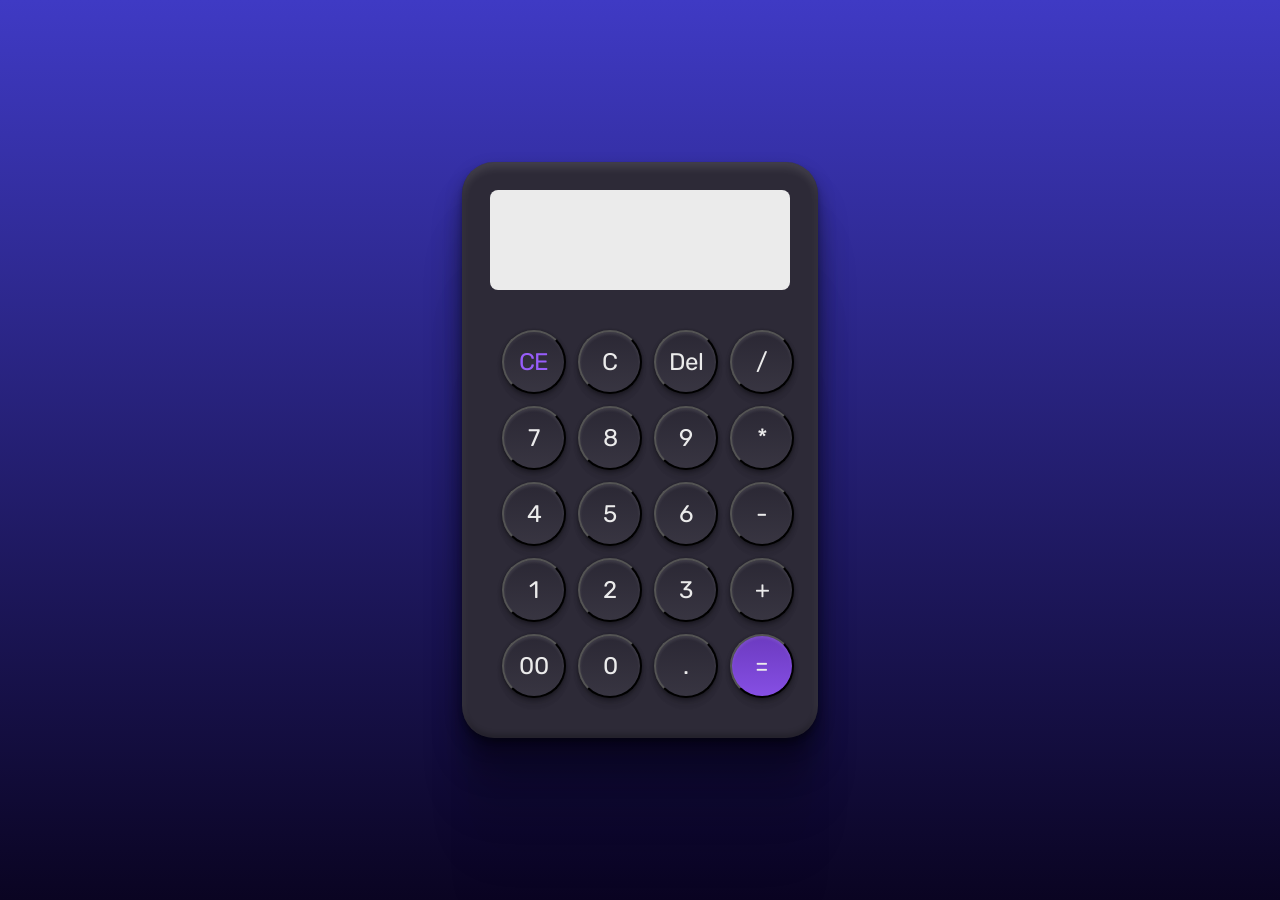
<file: Calculadora/index.html>
<!DOCTYPE html>
<html lang="pt-br">
	<head>
		<link rel="preconnect" href="https://fonts.googleapis.com" />
		<link rel="preconnect" href="https://fonts.gstatic.com" crossorigin />
		<link
			href="https://fonts.googleapis.com/css2?family=Rubik&display=swap"
			rel="stylesheet"
		/>
		<meta charset="UTF-8" />
		<meta http-equiv="X-UA-Compatible" content="IE=edge" />
		<meta name="viewport" content="width=device-width, initial-scale=1.0" />
		<title>Calculadora</title>
		<link rel="stylesheet" href="./style.css" />
	</head>
	<body>
		<div id="calc">
			<div id="display">
				<div id="previous_operation"></div>
				<div id="current_operation"></div>
			</div>

			<div id="buttons_container">
				<button class="secondary">CE</button>
				<button>C</button>
				<button>Del</button>
				<button>/</button>
				<button class="number">7</button>
				<button class="number">8</button>
				<button class="number">9</button>
				<button>*</button>
				<button class="number">4</button>
				<button class="number">5</button>
				<button class="number">6</button>
				<button>-</button>
				<button class="number">1</button>
				<button class="number">2</button>
				<button class="number">3</button>
				<button>+</button>
				<button class="number">00</button>
				<button class="number">0</button>
				<button class="number">.</button>
				<button id="equal-btn">=</button>
			</div>
		</div>

		<script src="./script.js"></script>
	</body>
</html>
</file>
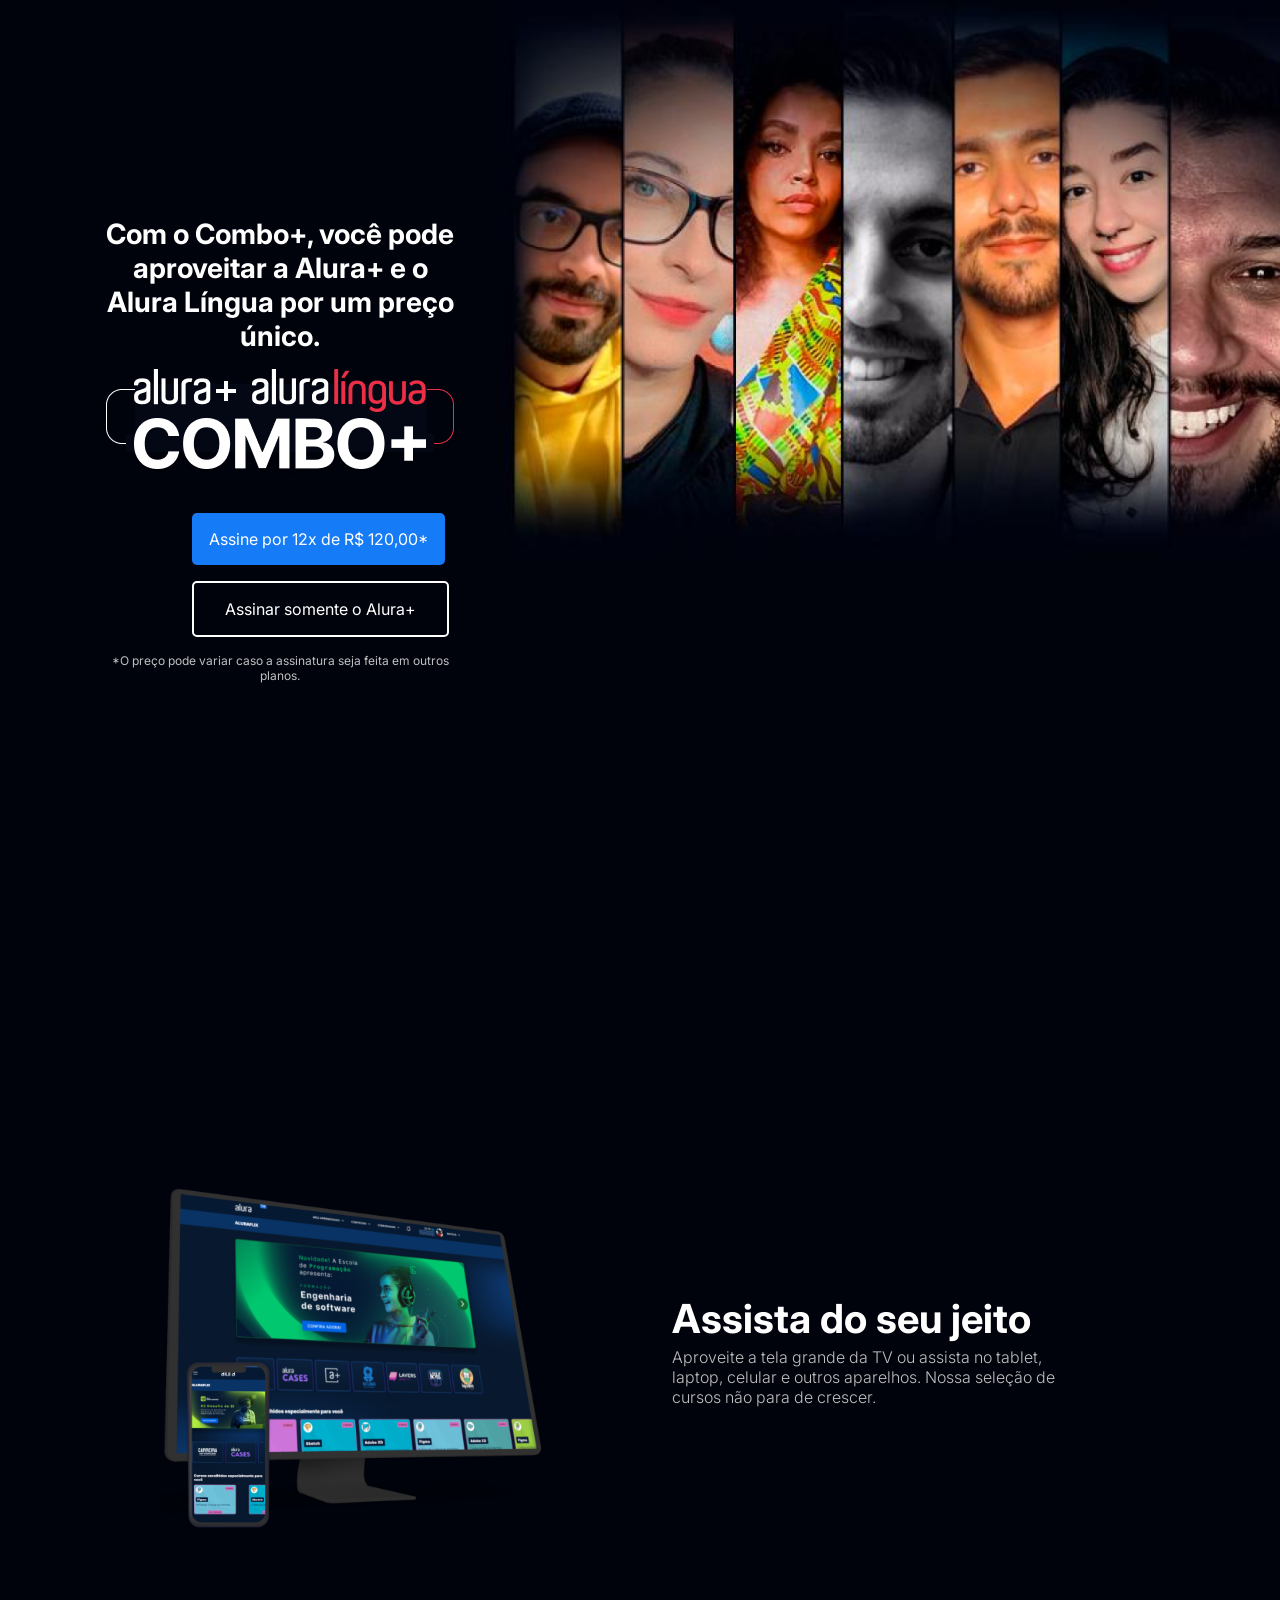
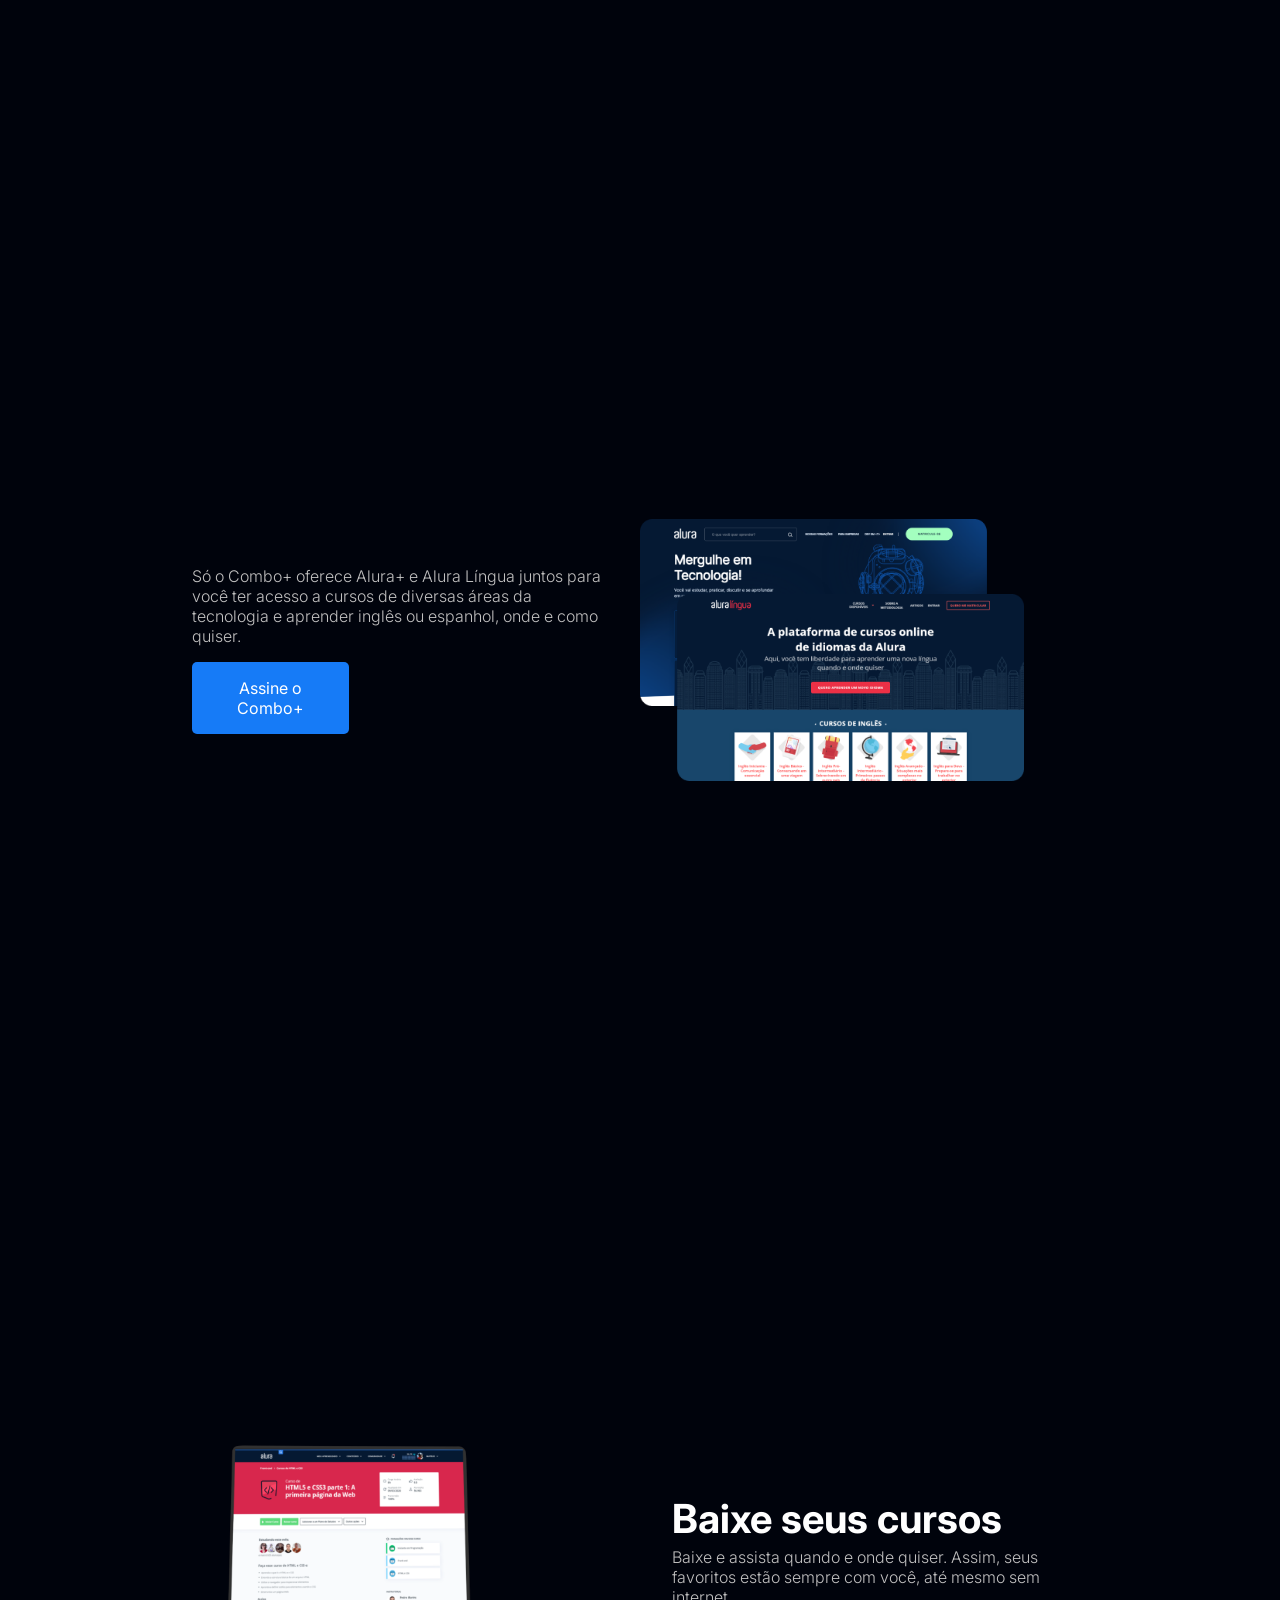
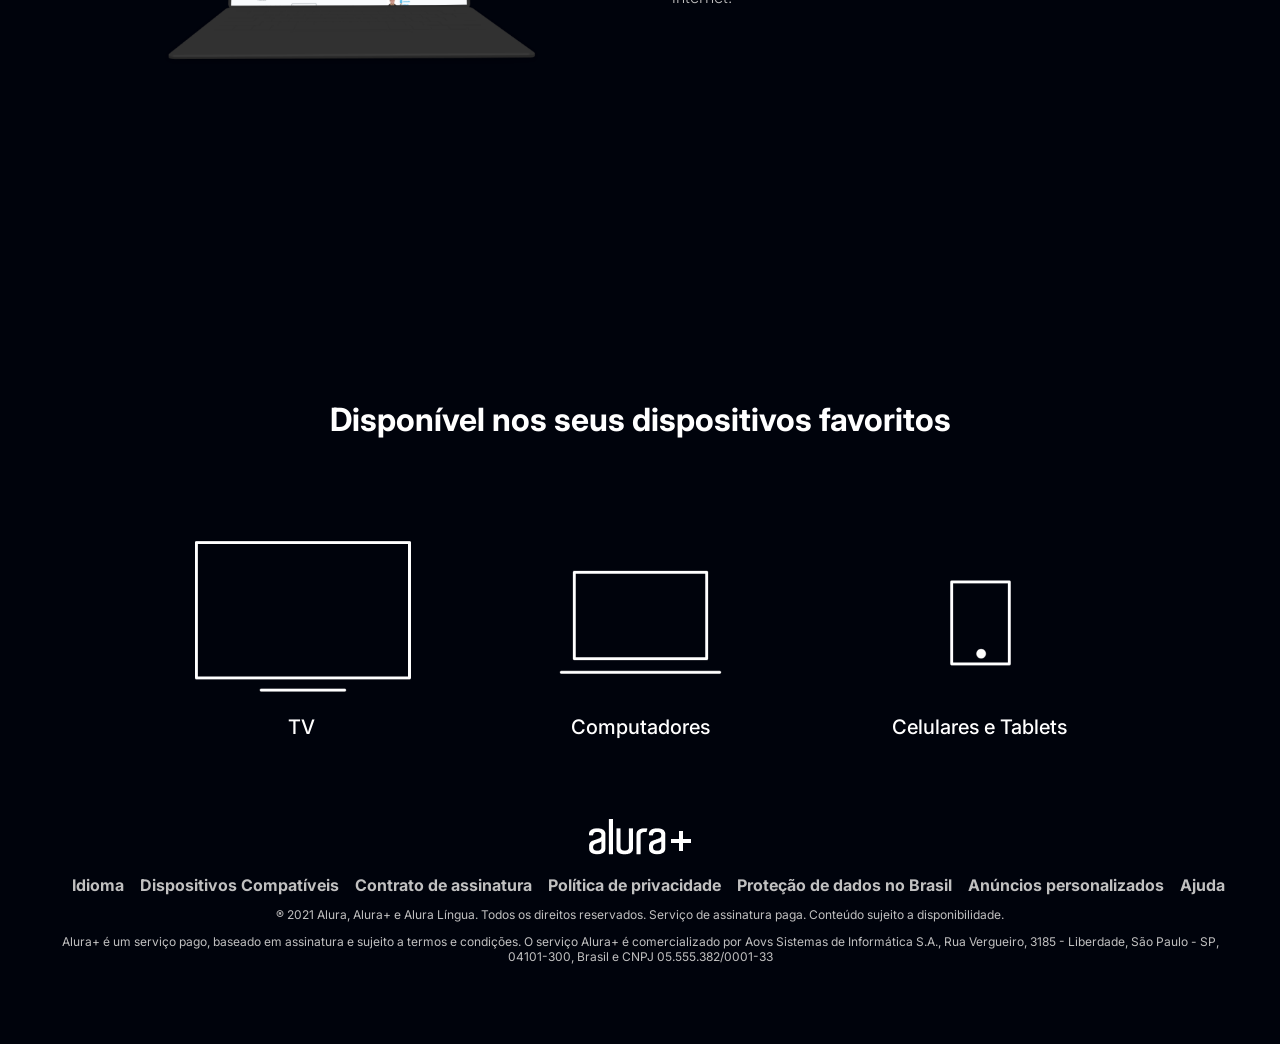
<file: Projeto 1 - Alura Plus/index.html>
<!DOCTYPE html>
<html lang="pt-br">
	<head>
		<meta charset="UTF-8" />
		<meta http-equiv="X-UA-Compatible" content="IE=edge" />
		<meta name="viewport" content="width=device-width, initial-scale=1.0" />
		<title>Alura Plus</title>
		<link rel="stylesheet" href="./assets/style.css" />
	</head>
	<body>
		<section>
			<section class="container secao_principal">
				<div class="container__caixa">
					<h1 class="container__titulo_principal">
						Com o Combo+, você pode aproveitar a Alura+ e o Alura Língua por um
						preço único.
					</h1>

					<img
						class="container__imagem"
						src="./assets/img/Combo.png"
						alt="imagem alura + aluralíngua Combo+"
					/>
					<a class="container__botao" href="https://www.alura.com.br"
						>Assine por 12x de R$ 120,00*</a
					>
					<a
						class="container__botao botao_secundario"
						href="https://www.alura.com.br"
						>Assinar somente o Alura+</a
					>
					<p class="container__texto_aviso">
						*O preço pode variar caso a assinatura seja feita em outros planos.
					</p>
				</div>
			</section>

			<section class="container secundario">
				<img
					class="secundario__imagem"
					src="./assets/img/Plataformas.png"
					alt="Monitor e celular com alura plus aberto"
				/>
				<div class="container__descricao">
					<h2 class="descricao__titulo">Assista do seu jeito</h2>
					<p class="descricao__texto">
						Aproveite a tela grande da TV ou assista no tablet, laptop, celular
						e outros aparelhos. Nossa seleção de cursos não para de crescer.
					</p>
				</div>
			</section>

			<section class="container secundario">
				<div class="container__descricao">
					<p class="descricao__texto">
						Só o Combo+ oferece Alura+ e Alura Língua juntos para você ter
						acesso a cursos de diversas áreas da tecnologia e aprender inglês ou
						espanhol, onde e como quiser.
					</p>
					<a class="descricao__botao" href="https://www.alura.com.br"
						>Assine o Combo+</a
					>
				</div>

				<img
					class="secundario__imagem"
					src="./assets/img/Telas.png"
					alt="Telas abertas com alura plus e alura língua"
				/>
			</section>

			<section class="container secundario">
				<img
					class="secundario__imagem"
					src="./assets/img/Notebook.png"
					alt="Monitor e celular com alura plus aberto"
				/>
				<div class="container__descricao">
					<h2 class="descricao__titulo">Baixe seus cursos</h2>
					<p class="descricao__texto">
						Baixe e assista quando e onde quiser. Assim, seus favoritos estão
						sempre com você, até mesmo sem internet.
					</p>
				</div>
			</section>

      <section class="dispositivos">
     		<h2 class="dispositivos__titulo">
						Disponível nos seus dispositivos favoritos
					</h2>
          
				<ul class="dispositivos__lista">
					<li>
						<img
							class=""
							src="./assets/img/tv.png"
							alt="ícone de TV"
          />
					<h3 class= "lista__item">TV</h3>
					</li>
					<li>
						<img
							class=""
							src="./assets/img/computador.png"
							alt="ícone de computador"
					/><h3 class="lista__item">Computadores</h3>
					</li>
					<li>
						<img
							class=""
							src="./assets/img/celular.png"
							alt="ícone celular"
					/><h3 class="lista__item">Celulares e Tablets</h3>
					</li>
		
      </section>

		</main>

		<footer class="rodape">
			<img class="rodape__logo" src="./assets/img/Logo.png" alt="logo Alura+">
			<ul class="rodape__lista">
				<li class="lista__link">
					<a href="#">Idioma</a>
				</li>
				<li class="lista__link">
					<a href="#">Dispositivos Compatíveis</a>
				</li>
				<li class="lista__link">
					<a href="#">Contrato de assinatura</a>
				</li>
				<li class="lista__link">
					<a href="#">Política de privacidade</a>
				</li>
				<li class="lista__link">
					<a href="#">Proteção de dados no Brasil</a>
				</li>
				<li class="lista__link">
					<a href="#">Anúncios personalizados</a>
				</li>
				<li class="lista__link">
					<a href="#">Ajuda</a>
				</li>
			</ul>

			<p class="texto__rodape">® 2021 Alura, Alura+ e Alura Língua. Todos os direitos reservados. Serviço de assinatura paga. Conteúdo sujeito a disponibilidade.</p>

			<p class="texto__rodape">Alura+ é um serviço pago, baseado em assinatura e sujeito a termos e condições. O serviço Alura+ é comercializado por Aovs Sistemas de Informática S.A., Rua Vergueiro, 3185 - Liberdade, São Paulo - SP, 04101-300, Brasil e CNPJ 05.555.382/0001-33</p>



		</footer>

	</body>
</html>
</file>
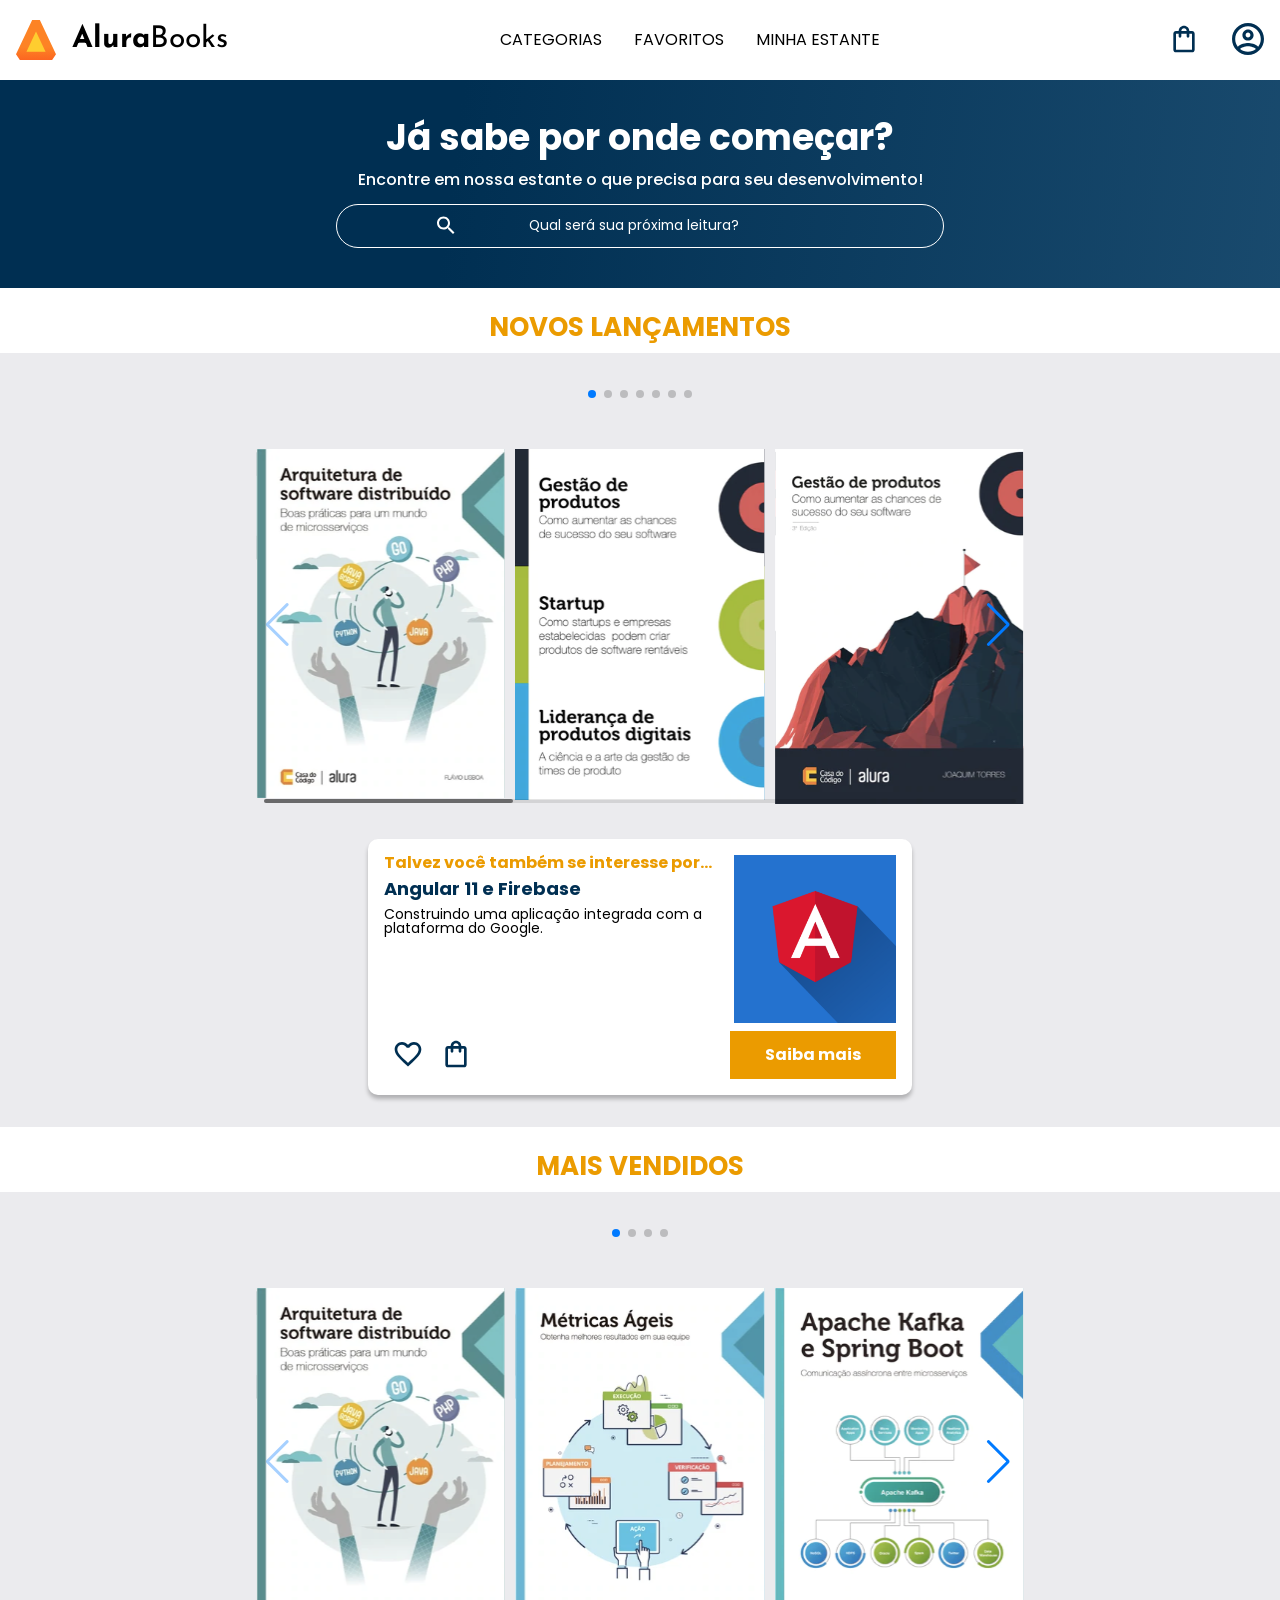
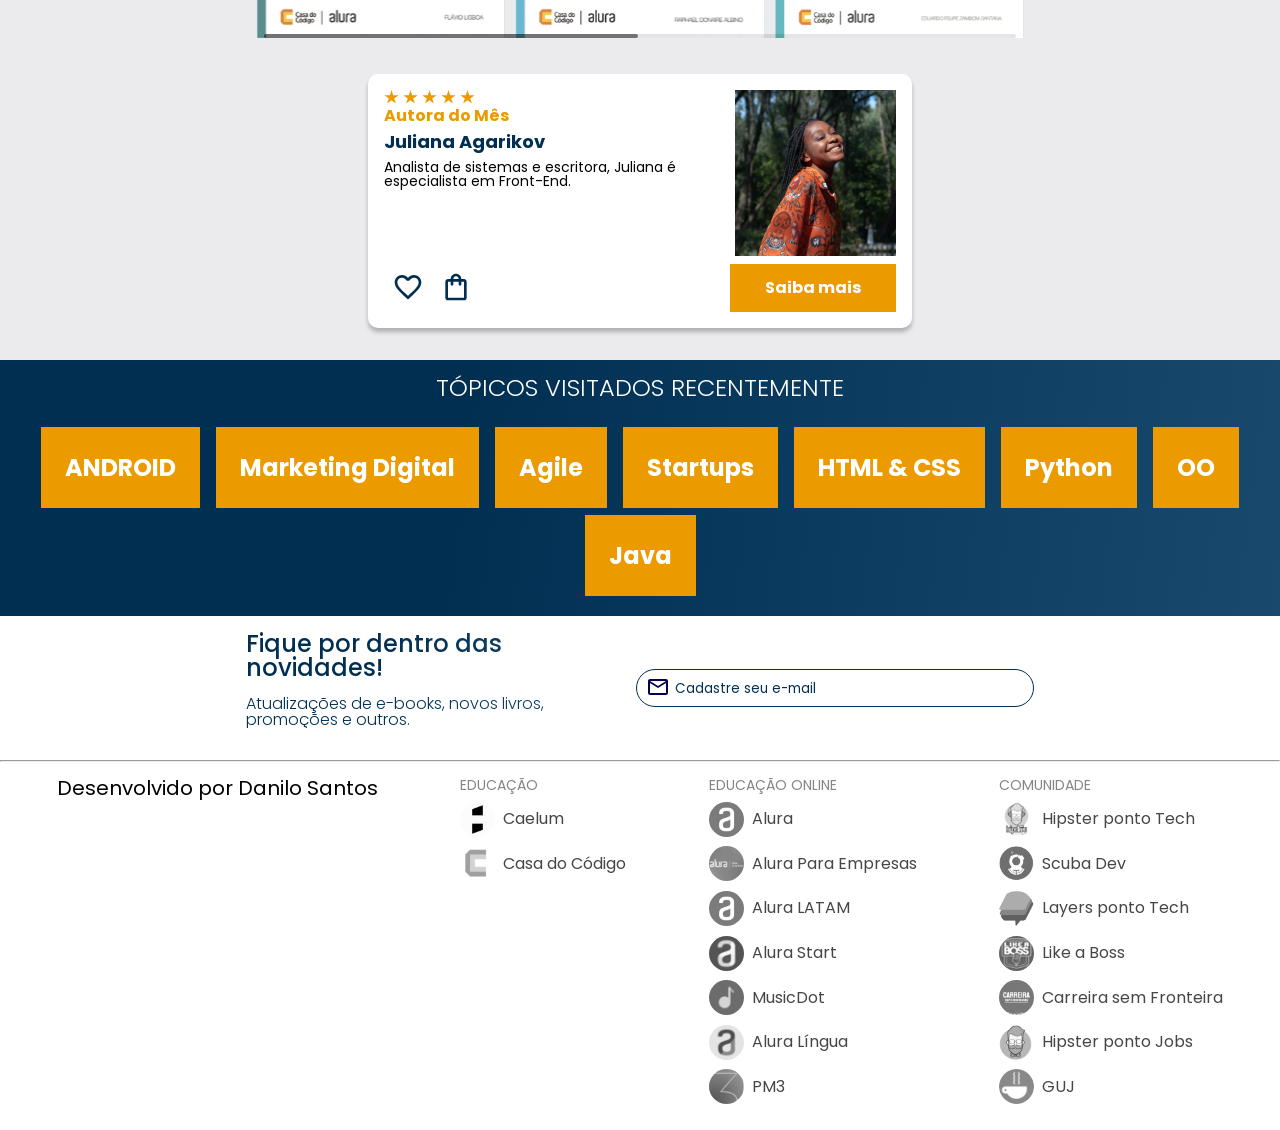
<file: Projeto 2 - AluraBooks/index.html>
<!DOCTYPE html>
<html>
	<head>
		<meta charset="UTF-8" />
		<meta name="viewport" content="width=device-width, initial-scale=1.0" />
		<title>AluraBooks</title>
		<link rel="preconnect" href="https://fonts.googleapis.com" />
		<link rel="preconnect" href="https://fonts.gstatic.com" crossorigin />
		<link
			href="https://fonts.googleapis.com/css2?family=Poppins:ital,wght@0,200;0,300;0,400;0,500;0,600;0,700;1,300;1,400;1,500;1,600;1,700&display=swap"
			rel="stylesheet" />
		<link
			href="https://fonts.googleapis.com/css2?family=Josefin+Sans:ital,wght@0,300;0,400;0,600;0,700;1,300;1,400;1,600;1,700&display=swap"
			rel="stylesheet" />
		<link rel="stylesheet" href="reset.css" />
		<link
			rel="stylesheet"
			href="https://cdn.jsdelivr.net/npm/swiper@10/swiper-bundle.min.css" />
		<link rel="stylesheet" href="styles.css" />
	</head>

	<body>
		<header class="cabeçalho">
			<div class="container">
				<input type="checkbox" id="menu" class="container_botao" />
				<label for="menu" class="container__rotulo">
					<span class="cabeçalho_menu-hamburguer container_imagem"> </span>
				</label>
				<ul class="lista-menu">
					<li class="lista-menu_titulo">Categorias</li>
					<li class="lista-menu_item">
						<a href="#" class="lista-menu_link">Programação</a>
					</li>
					<li class="lista-menu_item">
						<a href="#" class="lista-menu_link">Front-end</a>
					</li>
					<li class="lista-menu_item">
						<a href="#" class="lista-menu_link">Infraestrutura</a>
					</li>
					<li class="lista-menu_item">
						<a href="#" class="lista-menu_link">Business</a>
					</li>
					<li class="lista-menu_item">
						<a href="#" class="lista-menu_link">Design & UX</a>
					</li>
				</ul>

				<img
					src="./assets/img/Logo.svg"
					alt="Logo AluraBooks"
					class="container_imagem" />
				<h1 class="container__titulo">
					<b class="container__titulo--negrito">Alura</b>Books
				</h1>
			</div>

			<ul class="opcoes">
				<input type="checkbox" id="opcoes-menu" class="opcoes__botao" />
				<label for="opcoes-menu" class="opcoes__rotulo">
					<li class="opcoes__item">Categorias</li>
				</label>
				<ul class="lista-menu">
					<li class="lista-menu_item">
						<a href="#" class="lista-menu_link">Programação</a>
					</li>
					<li class="lista-menu_item">
						<a href="#" class="lista-menu_link">Front-end</a>
					</li>
					<li class="lista-menu_item">
						<a href="#" class="lista-menu_link">Infraestrutura</a>
					</li>
					<li class="lista-menu_item">
						<a href="#" class="lista-menu_link">Business</a>
					</li>
					<li class="lista-menu_item">
						<a href="#" class="lista-menu_link">Design & UX</a>
					</li>
				</ul>

				<li class="opcoes__item">
					<a href="#" class="opcoes__link">Favoritos</a>
				</li>
				<li class="opcoes__item">
					<a href="#" class="opcoes__link">Minha Estante</a>
				</li>
			</ul>

			<div class="container">
				<a href="#">
					<img
						src="./assets/img/Favoritos.svg"
						alt="Meus favoritos"
						class="container_imagem container_imagem-transparente"
				/></a>
				<a href="#" class="container__link">
					<img
						src="./assets/img/Sacola.svg"
						alt="Carrinho de compras"
						class="container_imagem" />
					<p class="container__texto">Minha sacola</p>
				</a>
				<a href="#" class="container__link">
					<img
						src="./assets/img/Usuario.svg"
						alt="Meu perfil"
						class="container_imagem" />
					<p class="container__texto">Meu perfil</p>
				</a>
			</div>
		</header>

		<section class="banner">
			<h2 class="banner_titulo">Já sabe por onde começar?</h2>
			<p class="banner_texto">
				Encontre em nossa estante o que precisa para seu desenvolvimento!
			</p>
			<input
				type="search"
				class="banner_pesquisa"
				placeholder="Qual será sua próxima leitura?" />
		</section>

		<section class="carrossel">
			<h2 class="carrossel_titulo">Novos lançamentos</h2>

			<div class="carrossel__container">
				<!-- Slider main container -->
				<div class="swiper">
					<!-- If we need pagination -->
					<div class="swiper-pagination"></div>
					<!-- Additional required wrapper -->
					<div class="swiper-wrapper">
						<!-- Slides -->
						<div class="swiper-slide">
							<img
								src="./assets/img/livros/Arquitetura.svg"
								alt="Livro arquitetura software" />
						</div>
						<div class="swiper-slide">
							<img src="./assets/img/livros/Gestão.svg" alt="livro gestão" />
						</div>
						<div class="swiper-slide">
							<img src="./assets/img/livros/Gestão2.svg" alt="livro gestão 2" />
						</div>
						<div class="swiper-slide">
							<img
								src="./assets/img/livros/Javascript.svg"
								alt="livro javascript" />
						</div>
						<div class="swiper-slide">
							<img
								src="./assets/img/livros/Liderança.svg"
								alt="livro liderança" />
						</div>
						<div class="swiper-slide">
							<img
								src="./assets/img/livros/MetricasAgeis.svg"
								alt="livro metricas ageis" />
						</div>
						<div class="swiper-slide">
							<img src="./assets/img/livros/Nodejs.svg" alt="livro node.js" />
						</div>
						<div class="swiper-slide">
							<img
								src="./assets/img/livros/Portugol.svg"
								alt="livro portugol" />
						</div>
						<div class="swiper-slide">
							<img src="./assets/img/livros/Tuning.svg" alt="livro tuning" />
						</div>
					</div>
					<!-- If we need navigation buttons -->
					<div class="swiper-button-prev"></div>
					<div class="swiper-button-next"></div>
					<!-- If we need scrollbar -->
					<div class="swiper-scrollbar"></div>
				</div>

				<div class="card">
					<!--1ª linha-->
					<div class="card_descricao">
						<!--1ª coluna-->
						<div class="descricao">
							<h3 class="descricao_titulo">
								Talvez você também se interesse por...
							</h3>
							<h2 class="descricao_titulo-livro">Angular 11 e Firebase</h2>
							<p class="descricao_texto">
								Construindo uma aplicação integrada com a plataforma do Google.
							</p>
						</div>
						<!--2ª coluna-->
						<img
							src="./assets/img/Angular.svg"
							class="descricao_imagem"
							alt="logo Angular" />
					</div>

					<!--2ª linha-->
					<div class="card_botoes">
						<!--1ª coluna-->
						<ul class="botoes">
							<li class="botoes_item">
								<img src="./assets/img/Favoritos.svg" alt="Favoritar livro" />
							</li>
							<li class="botoes_item">
								<img
									src="./assets/img/Sacola.svg"
									alt="Adicionar carrinho compras" />
							</li>
						</ul>
						<!--2ª coluna-->
						<a href="#" class="botoes_ancora">Saiba mais</a>
					</div>
				</div>
			</div>
		</section>

		<section class="carrossel">
			<h2 class="carrossel_titulo">Mais vendidos</h2>

			<div class="carrossel__container">
				<!-- Slider main container -->
				<div class="swiper">
					<!-- If we need pagination -->
					<div class="swiper-pagination"></div>
					<!-- Additional required wrapper -->
					<div class="swiper-wrapper">
						<!-- Slides -->
						<div class="swiper-slide">
							<img
								src="./assets/img/livros/Arquitetura.svg"
								alt="Livro arquitetura software" />
						</div>
						<div class="swiper-slide">
							<img
								src="./assets/img/livros/MetricasAgeis.svg"
								alt="livro metricas ageis" />
						</div>
						<div class="swiper-slide">
							<img
								src="./assets/img/livros/ApacheKafka.svg"
								alt="livro apache kafka" />
						</div>
						<div class="swiper-slide">
							<img src="./assets/img/livros/UX.svg" alt="livro UX" />
						</div>
						<div class="swiper-slide">
							<img
								src="./assets/img/livros/ReactNative.svg"
								alt="livro react ReactNative" />
						</div>
						<div class="swiper-slide">
							<img
								src="./assets/img/livros/Javascript.svg"
								alt="livro Javascript" />
						</div>
					</div>
					<!-- If we need navigation buttons -->
					<div class="swiper-button-prev"></div>
					<div class="swiper-button-next"></div>
					<!-- If we need scrollbar -->
					<div class="swiper-scrollbar"></div>
				</div>

				<div class="card">
					<!--1ª linha-->
					<div class="card_descricao">
						<!--1ª coluna-->
						<div class="descricao">
							<img src="./assets/img/Star.svg" alt="5 estrelas" />
							<h3 class="descricao_titulo">Autora do Mês</h3>
							<h2 class="descricao_titulo-livro">Juliana Agarikov</h2>
							<p class="descricao_texto">
								Analista de sistemas e escritora, Juliana é especialista em
								Front-End.
							</p>
						</div>
						<!--2ª coluna-->
						<img
							src="./assets/img/Perfil-escritora 1.png"
							class="descricao_imagem"
							alt="foto escritora" />
					</div>

					<!--2ª linha-->
					<div class="card_botoes">
						<!--1ª coluna-->
						<ul class="botoes">
							<li class="botoes_item">
								<img src="./assets/img/Favoritos.svg" alt="Favoritar livro" />
							</li>
							<li class="botoes_item">
								<img
									src="./assets/img/Sacola.svg"
									alt="Adicionar carrinho compras" />
							</li>
						</ul>
						<!--2ª coluna-->
						<a href="#" class="botoes_ancora">Saiba mais</a>
					</div>
				</div>
			</div>
		</section>

		<section class="topicos">
			<h2 class="topicos__titulo">TÓPICOS VISITADOS RECENTEMENTE</h2>
			<ul class="topicos__lista">
				<li class="topicos__item">
					<a href="#" class="topicos__link">ANDROID</a>
				</li>
				<li class="topicos__item">
					<a href="#" class="topicos__link">Marketing Digital</a>
				</li>
				<li class="topicos__item">
					<a href="#" class="topicos__link">Agile</a>
				</li>
				<li class="topicos__item">
					<a href="#" class="topicos__link">Startups</a>
				</li>
				<li class="topicos__item">
					<a href="#" class="topicos__link">HTML & CSS</a>
				</li>
				<li class="topicos__item">
					<a href="#" class="topicos__link">Python</a>
				</li>
				<li class="topicos__item">
					<a href="#" class="topicos__link">OO</a>
				</li>
				<li class="topicos__item">
					<a href="#" class="topicos__link">Java</a>
				</li>
			</ul>
		</section>

		<section class="contato">
			<div class="contato__descricao">
				<h2 class="contato__titulo">Fique por dentro das novidades!</h2>
				<p class="contato__texto">
					Atualizações de e-books, novos livros, promoções e outros.
				</p>
			</div>
			<input
				type="email"
				placeholder="Cadastre seu e-mail"
				class="contato__email" />
		</section>

		<hr />

		<footer class="rodape">
			<h2 class="rodape__titulo">Desenvolvido por Danilo Santos</h2>
			<ul class="rodape-lista">
				<li class="rodape-lista__titulo">Educação</li>
				<li class="rodape-lista__item">
					<img src="./assets/img/rodape/Caelum.svg" alt="Logo Caelum" />
					<a href="#" class="rodape-lista__link">Caelum</a>
				</li>

				<li class="rodape-lista__item">
					<img
						src="./assets/img/rodape/CasaDoCodigo.svg"
						alt="Logo Casa do Código" />
					<a href="#" class="rodape-lista__link">Casa do Código</a>
				</li>
			</ul>

			<ul class="rodape-lista">
				<li class="rodape-lista__titulo">Educação Online</li>
				<li class="rodape-lista__item">
					<img src="./assets/img/rodape/Alura.svg" alt="Logo Alura" />
					<a href="#" class="rodape-lista__link">Alura</a>
				</li>
				<li class="rodape-lista__item">
					<img
						src="./assets/img/rodape/AluraEmpresas.svg"
						alt="Logo Alura para empresas" />
					<a href="#" class="rodape-lista__link">Alura Para Empresas</a>
				</li>

				<li class="rodape-lista__item">
					<img
						src="./assets/img/rodape/AluraLATAM.svg"
						alt="Logo Alura LATAM" />
					<a href="#" class="rodape-lista__link">Alura LATAM</a>
				</li>

				<li class="rodape-lista__item">
					<img
						src="./assets/img/rodape/AluraStart.svg"
						alt="Logo Alura Start" />
					<a href="#" class="rodape-lista__link">Alura Start</a>
				</li>

				<li class="rodape-lista__item">
					<img src="./assets/img/rodape/MusicDot.svg" alt="Logo MusicDot" />
					<a href="#" class="rodape-lista__link">MusicDot</a>
				</li>

				<li class="rodape-lista__item">
					<img
						src="./assets/img/rodape/AluraLingua.svg"
						alt="Logo Alura Língua" />
					<a href="#" class="rodape-lista__link">Alura Língua</a>
				</li>

				<li class="rodape-lista__item">
					<img src="./assets/img/rodape/PM3.svg" alt="Logo PM3" />
					<a href="#" class="rodape-lista__link">PM3</a>
				</li>
			</ul>

			<ul class="rodape-lista">
				<li class="rodape-lista__titulo">Comunidade</li>
				<li class="rodape-lista__item">
					<img
						src="./assets/img/rodape/HipstersTech.svg"
						alt="Logo Hipster ponto Tech" />
					<a href="#" class="rodape-lista__link">Hipster ponto Tech</a>
				</li>

				<li class="rodape-lista__item">
					<img src="./assets/img/rodape/ScubaDev.svg" alt="Logo Scuba Dev" />
					<a href="#" class="rodape-lista__link">Scuba Dev</a>
				</li>

				<li class="rodape-lista__item">
					<img
						src="./assets/img/rodape/LayersTech.svg"
						alt="Logo Layers ponto Tech" />
					<a href="#" class="rodape-lista__link">Layers ponto Tech</a>
				</li>

				<li class="rodape-lista__item">
					<img src="./assets/img/rodape/LikeABoss.svg" alt="Logo Like a Boss" />
					<a href="#" class="rodape-lista__link">Like a Boss</a>
				</li>

				<li class="rodape-lista__item">
					<img
						src="./assets/img/rodape/CarreiraSemFronteira.svg"
						alt="Logo Carreira sem fronteira" />
					<a href="#" class="rodape-lista__link">Carreira sem Fronteira</a>
				</li>

				<li class="rodape-lista__item">
					<img
						src="./assets/img/rodape/HipstersJobs.svg"
						alt="Logo Hipster ponto Jobs" />
					<a href="#" class="rodape-lista__link">Hipster ponto Jobs</a>
				</li>

				<li class="rodape-lista__item">
					<img src="./assets/img/rodape/GUJ.svg" alt="Logo GUJ" />
					<a href="#" class="rodape-lista__link">GUJ</a>
				</li>
			</ul>
		</footer>

		<script src="https://cdn.jsdelivr.net/npm/swiper@10/swiper-bundle.min.js"></script>
		<script>
			const swiper = new Swiper(".swiper", {
				speed: 400,
				spaceBetween: 10,
				slidesPerView: 3,
				pagination: {
					el: ".swiper-pagination",
				},
				// Navigation arrows
				navigation: {
					nextEl: ".swiper-button-next",
					prevEl: ".swiper-button-prev",
				},

				// And if we need scrollbar
				scrollbar: {
					el: ".swiper-scrollbar",
				},
			})
		</script>
	</body>
</html>
</file>
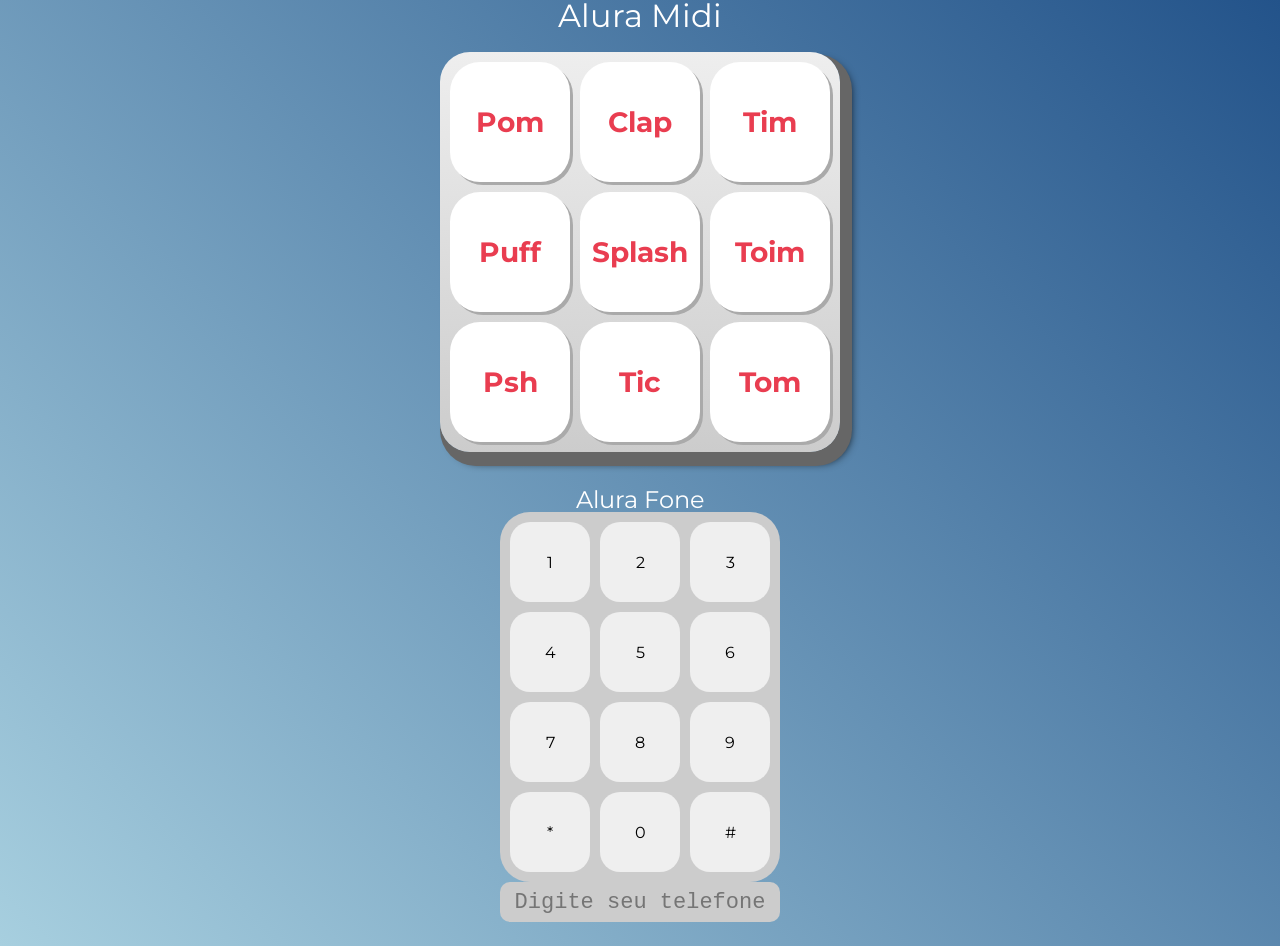
<file: Projeto 3 - AluraMidi/index.html>
<!DOCTYPE html>
<html lang="pt-BR">
	<head>
		<meta charset="UTF-8" />
		<meta http-equiv="X-UA-Compatible" content="IE=edge" />
		<meta name="viewport" content="width=device-width, initial-scale=1.0" />

		<title>Alura MIDI</title>

		<link rel="preconnect" href="https://fonts.googleapis.com" />
		<link rel="preconnect" href="https://fonts.gstatic.com" crossorigin />
		<link
			href="https://fonts.googleapis.com/css2?family=Montserrat:wght@500;600&display=swap"
			rel="stylesheet" />

		<link rel="icon" type="image/png" href="images/bateria.png" />
		<link rel="stylesheet" href="css/reset.css" />
		<link rel="stylesheet" href="css/estilos.css" />
	</head>
	<body>
		<h1>Alura Midi</h1>

		<section class="teclado">
			<button class="tecla tecla_pom">Pom</button>
			<button class="tecla tecla_clap">Clap</button>
			<button class="tecla tecla_tim">Tim</button>

			<button class="tecla tecla_puff">Puff</button>
			<button class="tecla tecla_splash">Splash</button>
			<button class="tecla tecla_toim">Toim</button>

			<button class="tecla tecla_psh">Psh</button>
			<button class="tecla tecla_tic">Tic</button>
			<button class="tecla tecla_tom">Tom</button>
		</section>

		<audio src="sounds/keyq.wav" id="som_tecla_pom"></audio>
		<audio src="sounds/keyw.wav" id="som_tecla_clap"></audio>
		<audio src="sounds/keye.wav" id="som_tecla_tim"></audio>
		<audio src="sounds/keya.wav" id="som_tecla_puff"></audio>
		<audio src="sounds/keys.wav" id="som_tecla_splash"></audio>
		<audio src="sounds/keyd.wav" id="som_tecla_toim"></audio>
		<audio src="sounds/keyz.wav" id="som_tecla_psh"></audio>
		<audio src="sounds/keyx.wav" id="som_tecla_tic"></audio>
		<audio src="sounds/keyc.wav" id="som_tecla_tom"></audio>
		<br />
		<h2>Alura Fone</h2>
		<section class="teclado__fone">
			<input type="button" value="1" />
			<input type="button" value="2" />
			<input type="button" value="3" />
			<input type="button" value="4" />
			<input type="button" value="5" />
			<input type="button" value="6" />
			<input type="button" value="7" />
			<input type="button" value="8" />
			<input type="button" value="9" />
			<input type="button" value="*" />
			<input type="button" value="0" />
			<input type="button" value="#" />
		</section>
		<input type="tel" placeholder="Digite seu telefone" />

		<script src="main.js"></script>
	</body>
</html>
</file>
<file: Calculadora/style.css>
* {
	margin: 0;
	padding: 0;
	box-sizing: border-box;
	-webkit-font-smoothing: antialiased;
	-moz-osx-font-smoothing: grayscale;
}

body {
	background: linear-gradient(180deg, #3f3ac4 0%, #0a0422 100%);
	border-radius: 15px;
	height: 100vh;
	width: 100vw;
	display: grid;
	place-items: center;
	padding: 3em;
	display: flex;
	justify-content: center;
}

body * {
	font-family: "Rubik";
	letter-spacing: -0.02em;
}

#calc {
	width: 356px;
	background: #2d2a37;
	box-shadow: 0px 4px 4px rgba(0, 0, 0, 0.25),
		0px 188px 52px rgba(0, 0, 0, 0.01), 0px 120px 48px rgba(0, 0, 0, 0.04),
		0px 68px 41px rgba(0, 0, 0, 0.15), 0px 30px 30px rgba(0, 0, 0, 0.26),
		0px 8px 17px rgba(0, 0, 0, 0.29), inset 0px 6px 8px rgba(255, 255, 255, 0.1),
		inset 0px -4px 5px rgba(0, 0, 0, 0.22);
	border-radius: 2em;
	display: flex;
	flex-direction: column;
	padding: 0.5em;
}

#display {
	text-align: right;
	margin: 20px;
	background-color: #ebebeb;
	border-radius: .5em;
	position: relative;
	height:100px;
}

#previous_operation {
	margin-top: 25px;
	margin-right:5px;
	padding: 0.2em;
	font-size: 1.2rem;
	overflow-wrap: break-word;
	color: #000;
}

#current_operation {
	font-size: 2rem;
	margin-right:15px;
	color: #000;
	overflow-wrap: break-word;
}

#buttons_container {
	margin-top: 20px;
	margin-inline: 32px;
	padding-bottom: 32px;
	display: grid;
	grid-template-columns: repeat(4, 1fr);
	gap: 12px;
}

button {
	font-size: 24px;
	color: #ebebeb;
	width: 64px;
	height: 64px;
	left: calc(50% - 64px / 2 + 114px);
	top: calc(50% - 64px / 2 + 219px);
	background: linear-gradient(
			180deg,
			rgba(0, 0, 0, 0.05) 0%,
			rgba(255, 255, 255, 0.05) 100%
		),
		#2d2a37;
	box-shadow: 0px 11px 7px rgba(0, 0, 0, 0.01), 0px 7px 7px rgba(0, 0, 0, 0.04),
		0px 4px 6px rgba(0, 0, 0, 0.1), 0px 2px 4px rgba(0, 0, 0, 0.26),
		0px 0px 2px rgba(0, 0, 0, 0.29), inset 0px 2px 3px rgba(255, 255, 255, 0.1);
	border-radius: 999px;
	display: flex;
	justify-content: center;
	align-items: center;
}

button:hover {
	background-color: #ebebeb72;
	color: #0a0422;
	border-color:#999;
}

.secondary {
	color: #975dfa;
	background: linear-gradient(
			180deg,
			rgba(0, 0, 0, 0.05) 0%,
			rgba(255, 255, 255, 0.05) 100%
		),
		#2d2a37;
	box-shadow: 0px 11px 7px rgba(0, 0, 0, 0.01), 0px 7px 7px rgba(0, 0, 0, 0.04),
		0px 4px 6px rgba(0, 0, 0, 0.1), 0px 2px 4px rgba(0, 0, 0, 0.26),
		0px 0px 2px rgba(0, 0, 0, 0.29), inset 0px 2px 3px rgba(255, 255, 255, 0.06);
	border-radius: 999px;
}

.operator {
	background: linear-gradient(
			180deg,
			rgba(0, 0, 0, 0.05) 0.01%,
			rgba(255, 255, 255, 0.05) 100%
		),
		#462878;
	box-shadow: 0px 11px 7px rgba(0, 0, 0, 0.01), 0px 7px 7px rgba(0, 0, 0, 0.04),
		0px 4px 6px rgba(0, 0, 0, 0.1), 0px 2px 4px rgba(0, 0, 0, 0.26),
		0px 0px 2px rgba(0, 0, 0, 0.29), inset 0px 2px 3px rgba(255, 255, 255, 0.1);
	border-radius: 999px;
}

#equal-btn {
	background: linear-gradient(
			180deg,
			rgba(0, 0, 0, 0.15) 0%,
			rgba(255, 255, 255, 0.05) 100%
		),
		#7f45e2;
	box-shadow: 0px 11px 7px rgba(0, 0, 0, 0.01), 0px 7px 7px rgba(0, 0, 0, 0.04),
		0px 4px 6px rgba(0, 0, 0, 0.1), 0px 2px 4px rgba(0, 0, 0, 0.26),
		0px 0px 2px rgba(0, 0, 0, 0.29), inset 0px 2px 3px rgba(255, 255, 255, 0.1);
	border-radius: 999px;
}
</file>
<file: Projeto 1 - Alura Plus/assets/style.css>
@import url("https://fonts.googleapis.com/css2?family=Inter:wght@100;200;300;400;500;600;700;800;900&display=swap");

:root {
	--cor-principal: #ffffff;
	--cor-secundario: #c0c0c0;
	--botao-principal: #167bf7;
	--cor-de-fundo: #00030c;
	--fonte-principal: "Inter", sans-serif;
	--fonte-tamanho-principal: 1rem;
	--botao-principal-efeito:#3c92fa;
}

* {
	margin: 0;
	padding: 0;
}

body {
	background-color: var(--cor-de-fundo);
	color: var(--cor-principal);
	font-family: var(--fonte-principal);
	font-size: var(--fonte-tamanho-principal);
	font-weight: 700;
}

.container {
	height: 100vh;
	display: grid;
	grid-template-columns: 50% 50%;
}

.secao_principal {
	background-image: url(./img/Background.png);
	background-repeat: no-repeat;
	background-size: contain;
	align-items: center;
	text-align: center;
}

.container__caixa {
	margin: 6em;
	padding-right: 5em;
}

.container__titulo_principal {
	font-size: 1.75rem;
	font-weight: 700;
}

.container__imagem {
	margin: 1em 0 2em 0;
}

.container__botao {
	background-color: var(--botao-principal);
	padding: 1em;
	border-radius: 5px;
	font-family: var(--fonte-principal);
	color: #ffffff;
	text-decoration: none;
	font-weight: 400;
	font-size: 1rem;
	display: block;
	width: 60%;
	margin: 0 0 1em 6em;
}

.botao_secundario {
	background-color: transparent;
	border: 2px solid var(--cor-principal);
	padding: 1em;
	display: block;
	text-decoration: none;
	font-weight: 400;
	font-size: 1rem;
	width: 60%;
	border-radius: 5px;
	font-family: var(--fonte-principal);
	color: #ffffff;
	text-decoration: none;
	font-weight: 400;
	font-size: 1rem;
}

.container__texto_aviso {
	color: var(--cor-secundario);
	font-family: var(--fonte-principal);
	font-weight: 400;
	font-size: 0.75rem;
}

.secundario__imagem {
	width: 80%;
}

.secundario {
	align-items: center;
	margin: 0 10em;
}

.container__descricao {
	padding: 2em;
}

.descricao__titulo {
	font-family: var(--fonte-principal);
	font-size: 2.5rem;
	font-weight: 700;
	margin-bottom: 0.1em;
}

.descricao__texto {
	font-family: var(--fonte-principal);
	font-size: 1rem;
	font-weight: 300;
	color: var(--cor-secundario);
}

.descricao__botao {
	text-align: center;
	width: 30%;
	background-color: var(--botao-principal);
	padding: 1em;
	border-radius: 5px;
	font-family: var(--fonte-principal);
	color: #ffffff;
	text-decoration: none;
	font-weight: 400;
	font-size: 1rem;
	display: inline-block;
	margin: 1em 0 0 0;
}

.dispositivos {
	text-align: center;
	margin-bottom: 2em;
}

.dispositivos__titulo {
	font-family: var(--fonte-principal);
	font-size: 2rem;
}

.dispositivos__lista {
	display: flex;
	justify-content: center;
	margin-top: 2em;
	list-style-type: none;
	margin: 5em 0;
}

.lista__item {
	font-size: 1.25rem;
	font-weight: 500;
	color: var(--cor-principal);
}

.rodape__lista {
	display: flex;
	justify-content: center;
	list-style-type: none;
	margin-top: 1em;
}

.lista__link a {
	text-decoration: none;
	color: var(--cor-secundario);
	margin-left: 1em;
}

.rodape {
	text-align: center;
	margin: 5em 3em;
}

.texto__rodape {
	font-family: var(--fonte-principal);
	font-size: 0.75rem;
	font-weight: 400;
	color: var(--cor-secundario);
	margin: 1em 0;
}

.lista__link a:hover{
	color: var(--botao-principal);
}

.lista__link a:active{
	color:rgb(254, 3, 241);
}

.container__botao:hover{
	background-color: var(--botao-principal-efeito);
	color:var(--cor-de-fundo);
}

.descricao__botao:hover{
	background-color: var(--botao-principal-efeito);
	color:var(--cor-de-fundo);
}
</file>
<file: Projeto 2 - AluraBooks/styles.css>
@import url("styles/header.css");
@import url("styles/banner.css");
@import url("styles/carrossel.css");
@import url("styles/topicos.css");
@import url("styles/contato.css");
@import url("styles/rodape.css");

:root {
	--cor-de-fundo: #ebebee;
	--branco: #ffffff;
	--laranja: #eb9b00;
	--azul-degrade: linear-gradient(97.54deg, #002f52 35.49%, #326589 165.37%);
	--fonte-principal: "Poppins";
	--fonte-secundaria: "Josefin Sans";
	--azul: #002f52;
	--preto: #000;
	--cinza: #474646;
	--cinza-claro: #858585;
}

body {
	background-color: var(--cor-de-fundo);
	font-family: var(--fonte-principal);
	font-size: 16px;
	font-weight: 400;
}

h1 {
	background-color: white;
}
</file>
<file: Projeto 3 - AluraMidi/css/estilos.css>
:root {
  --cinza: #aaa;
  --vermelha: #e93d50;
  --vermelha-escura: #af303f;
  --branca: #fff;
  --luz: rgb(229, 255, 0);
}

body {
  align-items: center;
  background: linear-gradient(45deg, #a7cfdf 0%,#23538a 100%);
  display: flex;
  justify-content: center;
  flex-direction: column;
  font-family: 'Montserrat', sans-serif;
  min-height: 100vh;
}

h1 {
  color: var(--branca);
  margin-bottom: 20px;
  font-size: 2rem;
}

.teclado {
  background: linear-gradient(to bottom, #eeeeee 0%,#cccccc 100%);
  box-shadow: 6px 8px 0 6px #666, 10px 10px 10px #000;
  border-radius: 30px;
  display: grid;
  gap: 10px;
  grid-template-columns: repeat(3, 1fr);
  padding: 10px;
  margin-bottom: 20px;
}

.tecla {
  background-color: var(--branca);
  border-radius: 30px;
  box-shadow: 3px 3px 0 var(--cinza);
  color: var(--vermelha);
  cursor: pointer;
  height: 120px;
  font-size: 1.75em;
  font-weight: bold;
  line-height: 120px;
  text-align: center;
  width: 120px;
}

.tecla.ativa,
.tecla:active {
  background-color: var(--vermelha);
  border: 4px solid  var(--vermelha);
  box-shadow: 3px 3px 0 var(--vermelha-escura) inset;
  color: var(--branca);
  outline: none;
}

.tecla.focus,
.tecla:focus {
  outline: none;
  box-shadow: 1px 1px 10px var(--luz);
}

.tecla.active:focus,
.tecla:active:focus {
  box-shadow: 3px 3px 0 var(--vermelha-escura) inset, 1px 1px 10px var(--luz);
}

input {
  border: none;
  color: inherit;
  font-size: inherit;
  font-weight: inherit;
  font-family: inherit;
}

h2 {
  font-family: 'Montserrat', sans-serif;
  font-size: 24px;
  color: #fff;
}

.teclado__fone {
  display: grid;
  grid-template-columns: repeat(3, 1fr);
  gap: 10px; 
  background-color: #cccccc;
  border-radius: 30px;
  padding: 10px;
}

input[type=button] {
  border-radius: 20px;
  cursor: pointer;
  font-family: 'Montserrat', sans-serif;
  height: 80px;
  width: 80px;
}

input[type=tel] {
  background-color: #cccccc;
  border-radius: 10px;
  font-family: monospace;
  font-size: 22px;
  height: 40px;
  margin-bottom: 24px;
  padding: 10px;
  text-align: center;
  width: 280px;
}
</file>
